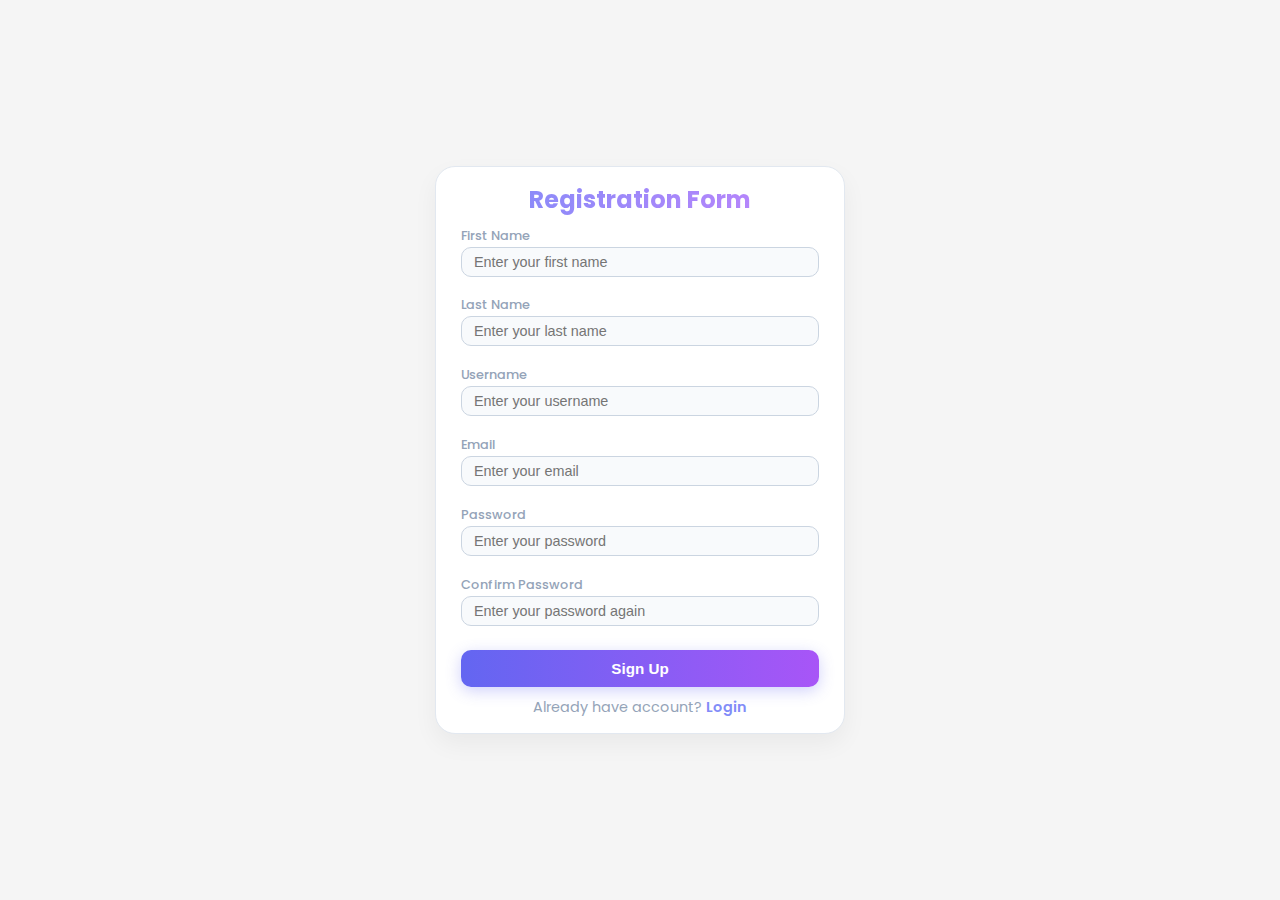
<file: Index.html>
<html lang="en">

<head>
    <meta charset="UTF-8">
    <meta http-equiv="X-UA-Compatible" content="IE=edge">
    <meta name="viewport" content="width=device-width, initial-scale=1.0">
    <title>Form Validation</title>
    <link rel="preconnect" href="https://fonts.googleapis.com">
    <link rel="preconnect" href="https://fonts.gstatic.com" crossorigin>
    <link href="https://fonts.googleapis.com/css2?family=Poppins:wght@400;700&display=swap" rel="stylesheet">
    <link rel="stylesheet" href="./style.css">
    <script defer src="./script.js"></script>
</head>

<body>
    <div class="container">
        <form id="form" action="/">
            <h1>Registration Form</h1>
            <div class="input-control">
                <label for="firstname">First Name</label>
                <input id="firstname" name="firstname" type="text" placeholder="Enter your first name">
                <div class="error"></div>
            </div>
            <div class="input-control">
                <label for="lastname">Last Name</label>
                <input id="lastname" name="lastname" type="text" placeholder="Enter your last name">
                <div class="error"></div>
            </div>
            <div class="input-control">
                <label for="username">Username</label>
                <input id="username" name="username" type="text" placeholder="Enter your username">
                <div class="error"></div>
            </div>
            <div class="input-control">
                <label for="email">Email</label>
                <input id="email" name="email" type="text" placeholder="Enter your email">
                <div class="error"></div>
            </div>
            <div class="input-control">
                <label for="password">Password</label>
                <input id="password" name="password" type="password"placeholder="Enter your password">
                <div class="error"></div>
            </div>
            <div class="input-control">
                <label for="password2">Confirm Password</label>
                <input id="password2" name="password2" type="password"placeholder="Enter your password again">
                <div class="error"></div>
            </div>
            <button type="submit">Sign Up</button>
            <p style="text-align:center; margin-top:10px;">
                Already have account? <a href="loging.html">Login</a>
            </p>
        </form>
    </div>
</body>

</html>
</file>
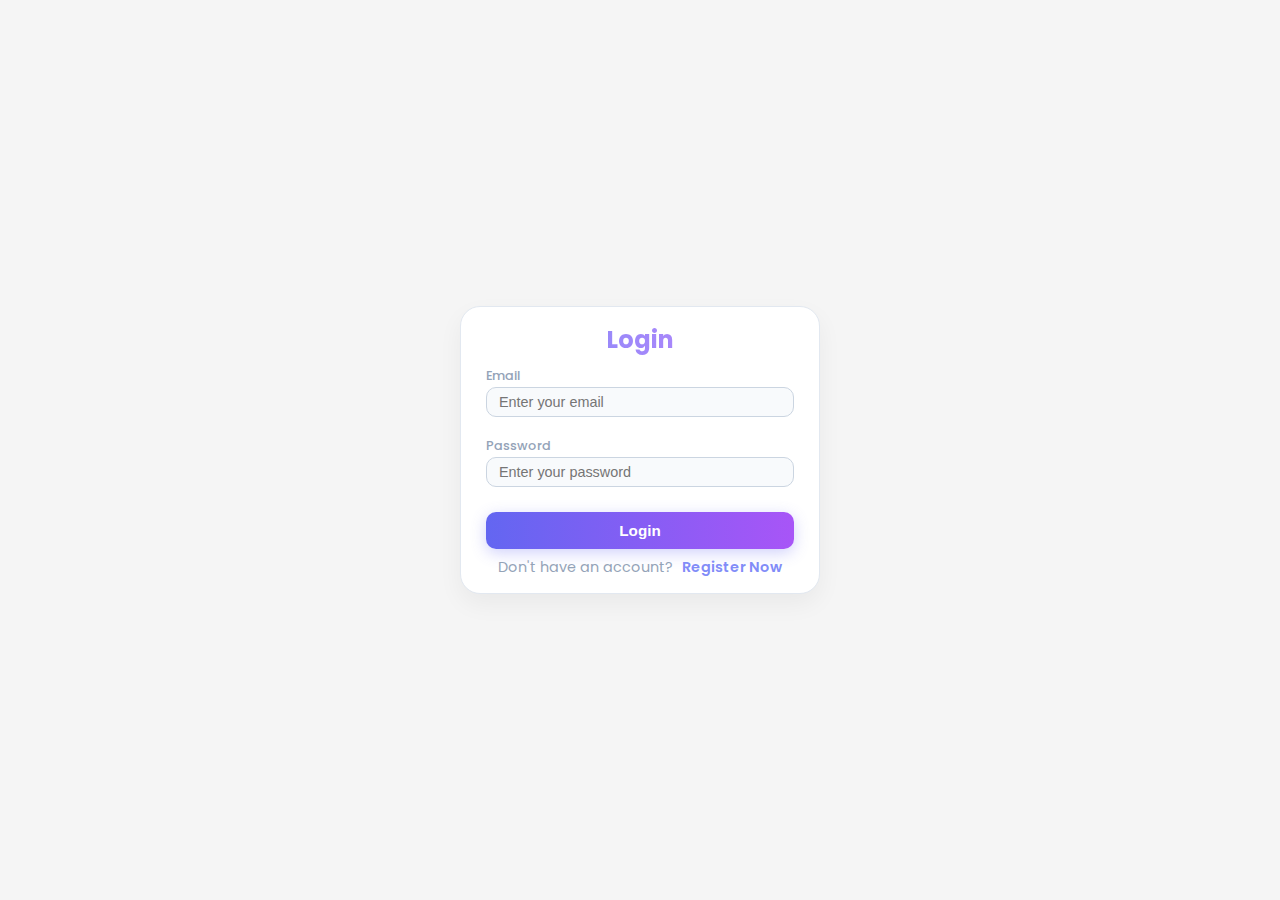
<file: loging.html>
<!DOCTYPE html>
<html lang="en">

<head>
    <meta charset="UTF-8">
    <meta http-equiv="X-UA-Compatible" content="IE=edge">
    <meta name="viewport" content="width=device-width, initial-scale=1.0">
    <title>Login</title>

    <link rel="preconnect" href="https://fonts.googleapis.com">
    <link rel="preconnect" href="https://fonts.gstatic.com" crossorigin>
    <link href="https://fonts.googleapis.com/css2?family=Poppins:wght@400;700&display=swap" rel="stylesheet">

    <link rel="stylesheet" href="./Loging.css">
    <script defer src="./loging.js"></script>
</head>

<body>

    <div class="container">
        <form id="loginForm">
            <h1>Login</h1>

            <div class="input-control">
                <label for="email">Email</label>
                <input id="email" type="text" placeholder="Enter your email">
                <div class="error"></div>
            </div>

            <div class="input-control">
                <label for="password">Password </label>
                <input id="password" type="password" placeholder="Enter your password">
                <div class="error"></div>
            </div>

            <button type="submit">Login</button>
            <div class="register-link">
                Don't have an account? <a href="index.html">Register Now</a>
            </div>
        </form>
    </div>

</body>

</html>
</file>
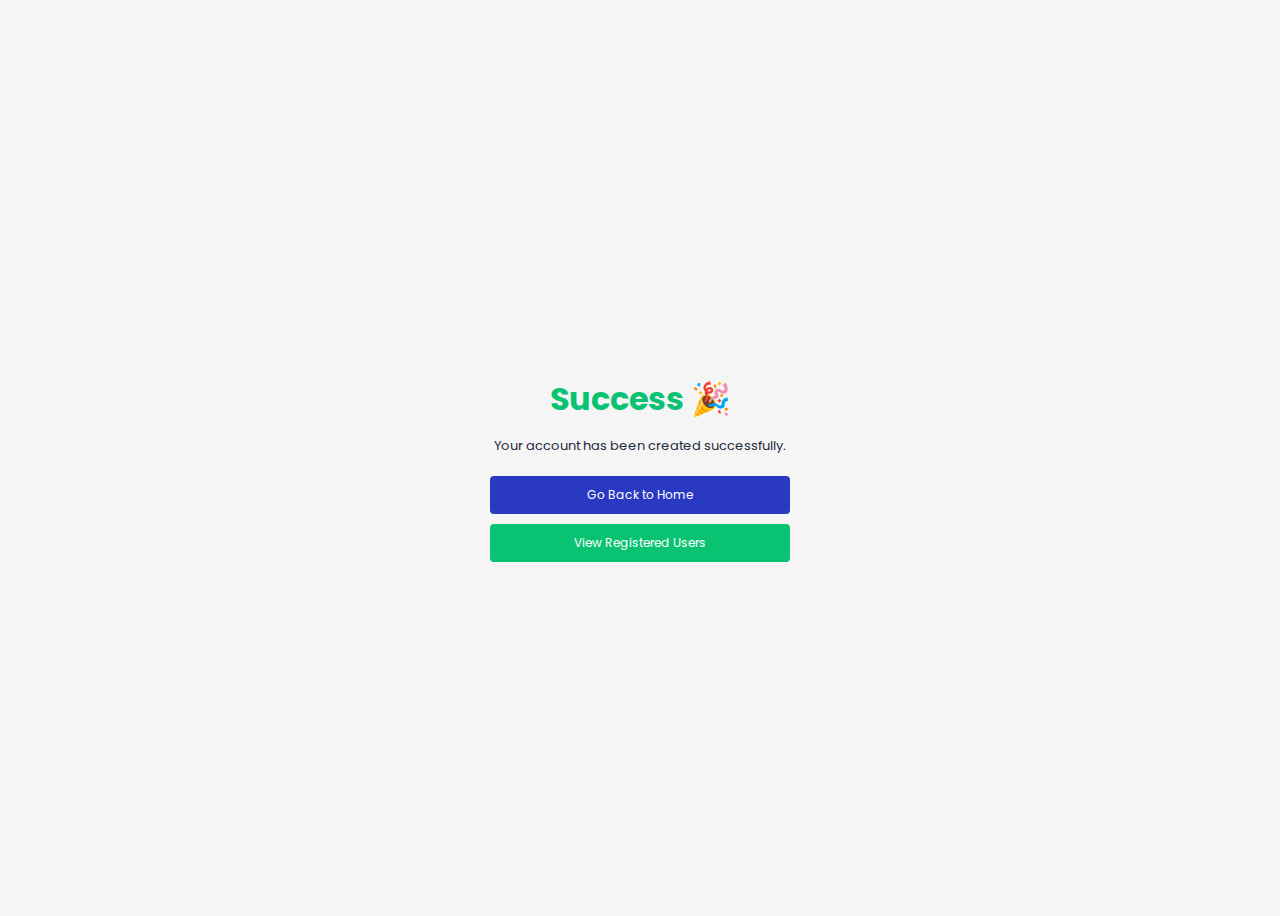
<file: success.html>
<!DOCTYPE html>
<html lang="en">

<head>
    <meta charset="UTF-8">
    <meta http-equiv="X-UA-Compatible" content="IE=edge">
    <meta name="viewport" content="width=device-width, initial-scale=1.0">
    <title>Registration Successful</title>
    <link rel="preconnect" href="https://fonts.googleapis.com">
    <link rel="preconnect" href="https://fonts.gstatic.com" crossorigin>
    <link href="https://fonts.googleapis.com/css2?family=Poppins:wght@400;700&display=swap" rel="stylesheet">
    <style>
        body {
            background: #f5f5f5;
            font-family: 'Poppins', sans-serif;
            display: flex;
            justify-content: center;
            align-items: center;
            height: 100vh;
            color: #1e293b;
        }

        .success-box {
            background: whitesmoke;
            padding: 30px;
            border-radius: 6px;
            text-align: center;
            width: 300px;
        }

        .success-box h1 {
            color: #09c372;
            margin-bottom: 10px;
        }

        .success-box p {
            font-size: 13px;
            margin-bottom: 20px;
        }

        .success-box a {
            display: inline-block;
            padding: 10px;
            background-color: rgb(41, 57, 194);
            color: white;
            text-decoration: none;
            border-radius: 4px;
            font-size: 12px;
        }
    </style>
</head>

<body>
    <div class="success-box">
        <h1>Success 🎉</h1>
        <p>Your account has been created successfully.</p>
        <div style="display: flex; flex-direction: column; gap: 10px;">
            <a href="index.html">Go Back to Home</a>
            <a href="users.html" style="background-color: #09c372;">View Registered Users</a>
        </div>
    </div>
</body>

</html>
</file>
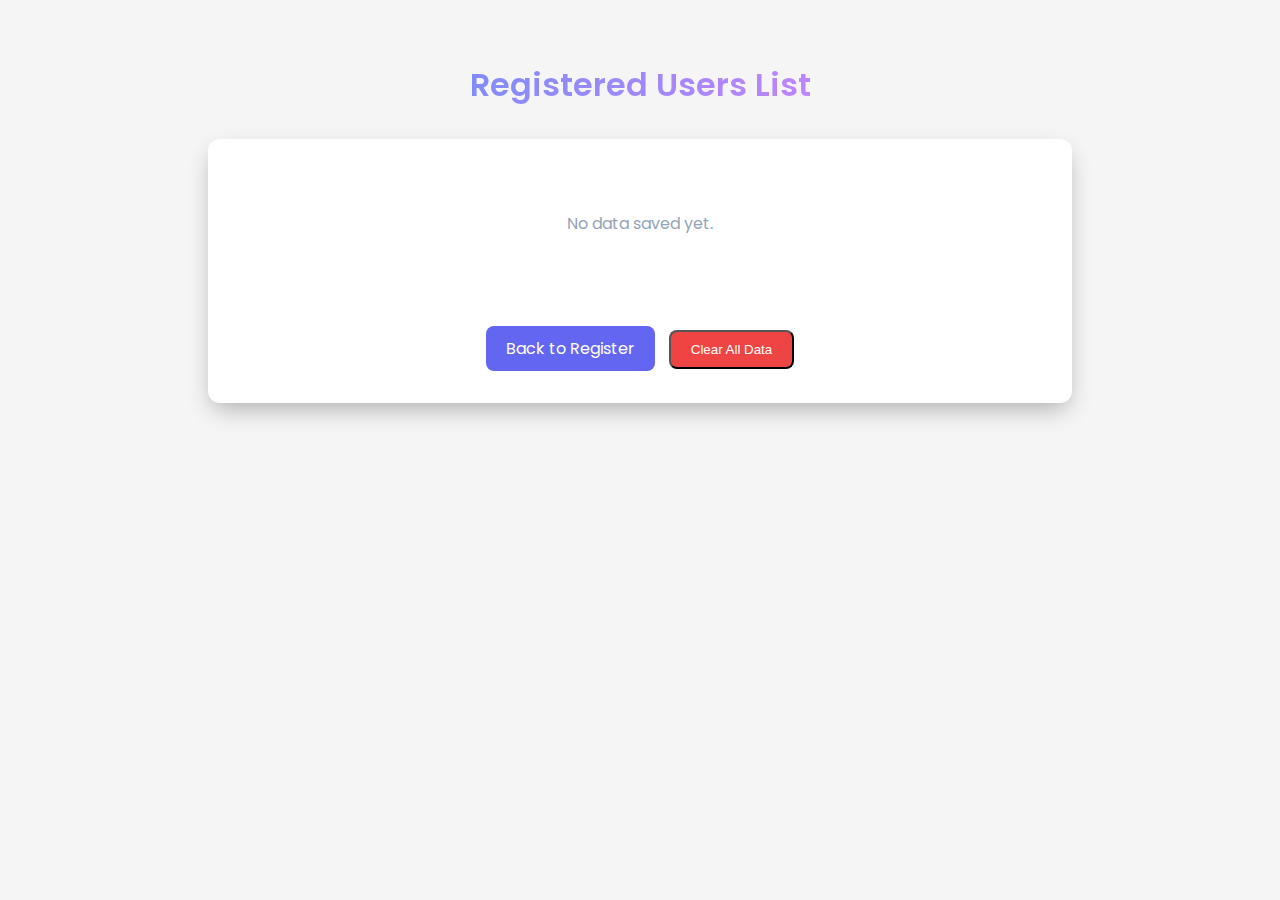
<file: users.html>
<!DOCTYPE html>
<html lang="en">

<head>
    <meta charset="UTF-8">
    <meta name="viewport" content="width=device-width, initial-scale=1.0">
    <title>Registered Users - Xogta Dadka Is Diiwaan Galiyay</title>
    <link href="https://fonts.googleapis.com/css2?family=Poppins:wght@300;400;600&display=swap" rel="stylesheet">
    <style>
        :root {
            --primary: #6366f1;
            --bg: #f5f5f5;
            --card-bg: #ffffff;
            --text: #1e293b;
        }

        body {
            font-family: 'Poppins', sans-serif;
            background-color: var(--bg);
            color: var(--text);
            margin: 0;
            padding: 40px 20px;
            display: flex;
            flex-direction: column;
            align-items: center;
        }

        h1 {
            font-weight: 600;
            margin-bottom: 30px;
            background: linear-gradient(to right, #818cf8, #c084fc);
            -webkit-background-clip: text;
            background-clip: text;
            -webkit-text-fill-color: transparent;
        }

        .container {
            width: 100%;
            max-width: 800px;
            background: var(--card-bg);
            padding: 2rem;
            border-radius: 12px;
            box-shadow: 0 10px 25px -5px rgba(0, 0, 0, 0.3);
        }

        table {
            width: 100%;
            border-collapse: collapse;
            margin-top: 20px;
        }

        th,
        td {
            text-align: left;
            padding: 12px 15px;
            border-bottom: 1px solid #e2e8f0;
        }

        th {
            background-color: #f8fafc;
            color: #64748b;
            font-size: 0.8rem;
            text-transform: uppercase;
            letter-spacing: 1px;
        }

        tr:hover {
            background-color: #f1f5f9;
        }

        .no-data {
            text-align: center;
            padding: 40px;
            color: #94a3b8;
        }

        .btn {
            display: inline-block;
            margin-top: 20px;
            padding: 10px 20px;
            background: var(--primary);
            color: white;
            text-decoration: none;
            border-radius: 8px;
            transition: all 0.3s;
        }

        .btn:hover {
            opacity: 0.9;
            transform: translateY(-2px);
        }

        .clear-btn {
            background: #ef4444;
            margin-left: 10px;
        }
    </style>
</head>

<body>

    <h1>Registered Users List</h1>

    <div class="container">
        <table id="userTable">
            <thead>
                <tr>
                    <th>First Name</th>
                    <th>Last Name</th>
                    <th>Username</th>
                    <th>Email</th>
                    <th>Date</th>
                </tr>
            </thead>
            <tbody id="userList">
                <!-- Data will be injected here -->
            </tbody>
        </table>
        <div id="emptyMessage" class="no-data" style="display:none;">
            No data saved yet.
        </div>

        <div style="margin-top: 30px; text-align: center;">
            <a href="index.html" class="btn">Back to Register</a>
            <button onclick="clearData()" class="btn clear-btn">Clear All Data</button>
        </div>
    </div>

    <script>
        function loadUsers() {
            const users = JSON.parse(localStorage.getItem('registeredUsers')) || [];
            const userList = document.getElementById('userList');
            const emptyMessage = document.getElementById('emptyMessage');
            const userTable = document.getElementById('userTable');

            if (users.length === 0) {
                userTable.style.display = 'none';
                emptyMessage.style.display = 'block';
                return;
            }

            userList.innerHTML = '';
            users.forEach(user => {
                const row = document.createElement('tr');
                row.innerHTML = `
                    <td>${user.firstname || '-'}</td>
                    <td>${user.lastname || '-'}</td>
                    <td>${user.username}</td>
                    <td>${user.email}</td>
                    <td>${new Date().toLocaleDateString()}</td>
                `;
                userList.appendChild(row);
            });
        }

        function clearData() {
            if (confirm('Are you sure you want to clear all data?')) {
                localStorage.removeItem('registeredUsers');
                loadUsers();
            }
        }

        // Load data on page load
        loadUsers();
    </script>
</body>

</html>
</file>
<file: style.css>
* {
    margin: 0;
    padding: 0;
    box-sizing: border-box;
}

body {
    background: #f5f5f5;
    font-family: 'Poppins', sans-serif;
    min-height: 100vh;
    display: flex;
    justify-content: center;
    align-items: center;
    color: #1e293b;
}

.container {
    width: 100%;
    max-width: 450px;
    padding: 20px;
}

#form {
    background: #ffffff;
    border: 1px solid #e2e8f0;
    padding: 15px 25px;
    border-radius: 20px;
    box-shadow: 0 10px 25px rgba(0, 0, 0, 0.05);
    transition: transform 0.3s ease;
}

#form:hover {
    transform: translateY(-5px);
}

#form h1 {
    text-align: center;
    font-size: 1.5rem;
    font-weight: 700;
    margin-bottom: 10px;
    background: linear-gradient(to right, #818cf8, #c084fc);
    -webkit-background-clip: text;
    background-clip: text;
    -webkit-text-fill-color: transparent;
}

.input-control {
    margin-bottom: 5px;
    display: flex;
    flex-direction: column;
}

.input-control label {
    margin-bottom: 2px;
    font-size: 0.8rem;
    font-weight: 500;
    color: #94a3b8;
}

.input-control input {
    background: #f8fafc;
    border: 1px solid #cbd5e1;
    border-radius: 10px;
    padding: 6px 12px;
    font-size: 0.9rem;
    width: 100%;
    transition: all 0.3s ease;
}

.input-control input:focus {
    outline: none;
    border-color: #6366f1;
    box-shadow: 0 0 0 4px rgba(99, 102, 241, 0.1);
}

.input-control.error input {
    border-color: #ef4444;
}

.input-control.success input {
    border-color: #10b981;
}

.input-control .error {
    color: #ef4444;
    font-size: 0.7rem;
    margin-top: 2px;
    min-height: 0.8rem;
}

button {
    width: 100%;
    padding: 10px;
    background: linear-gradient(to right, #6366f1, #a855f7);
    border: none;
    border-radius: 10px;
    color: white;
    font-size: 0.95rem;
    font-weight: 600;
    cursor: pointer;
    transition: all 0.3s ease;
    margin-top: 5px;
    box-shadow: 0 4px 15px rgba(99, 102, 241, 0.3);
}

button:hover {
    transform: scale(1.02);
    box-shadow: 0 6px 20px rgba(99, 102, 241, 0.4);
    opacity: 0.95;
}

p {
    text-align: center;
    margin-top: 8px;
    font-size: 0.9rem;
    color: #94a3b8;
}

p a {
    color: #818cf8;
    text-decoration: none;
    font-weight: 600;
    transition: color 0.3s;
}

p a:hover {
    color: #c084fc;
    text-decoration: underline;
}
</file>
<file: Loging.css>
* {
    margin: 0;
    padding: 0;
    box-sizing: border-box;
}

body {
    background: #f5f5f5;
    font-family: 'Poppins', sans-serif;
    min-height: 100vh;
    display: flex;
    justify-content: center;
    align-items: center;
    color: #1e293b;
}

.container {
    width: 100%;
    max-width: 400px;
    padding: 20px;
}

#loginForm {
    background: #ffffff;
    border: 1px solid #e2e8f0;
    padding: 15px 25px;
    border-radius: 20px;
    box-shadow: 0 10px 25px rgba(0, 0, 0, 0.05);
    transition: transform 0.3s ease;
}

#loginForm:hover {
    transform: translateY(-5px);
}

#loginForm h1 {
    text-align: center;
    font-size: 1.5rem;
    font-weight: 700;
    margin-bottom: 10px;
    background: linear-gradient(to right, #818cf8, #c084fc);
    -webkit-background-clip: text;
    background-clip: text;
    -webkit-text-fill-color: transparent;
}

.input-control {
    margin-bottom: 5px;
    display: flex;
    flex-direction: column;
}

.input-control label {
    margin-bottom: 2px;
    font-size: 0.8rem;
    font-weight: 500;
    color: #94a3b8;
}

.input-control input {
    background: #f8fafc;
    border: 1px solid #cbd5e1;
    border-radius: 10px;
    padding: 6px 12px;
    color: #1e293b;
    font-size: 0.9rem;
    transition: all 0.3s ease;
}

.input-control input:focus {
    outline: none;
    border-color: #6366f1;
    box-shadow: 0 0 0 4px rgba(99, 102, 241, 0.1);
}

.input-control.error input {
    border-color: #ef4444;
}

.input-control .error {
    color: #ef4444;
    font-size: 0.75rem;
    margin-top: 2px;
    min-height: 0.8rem;
}

button[type="submit"] {
    width: 100%;
    padding: 10px;
    background: linear-gradient(to right, #6366f1, #a855f7);
    border: none;
    border-radius: 10px;
    color: white;
    font-size: 0.95rem;
    font-weight: 600;
    cursor: pointer;
    transition: all 0.3s ease;
    margin-top: 5px;
    box-shadow: 0 4px 15px rgba(99, 102, 241, 0.3);
}

button[type="submit"]:hover {
    transform: scale(1.02);
    box-shadow: 0 6px 20px rgba(99, 102, 241, 0.4);
    opacity: 0.95;
}

.register-link {
    text-align: center;
    margin-top: 8px;
    font-size: 0.9rem;
    color: #94a3b8;
}

.register-link a {
    color: #818cf8;
    text-decoration: none;
    font-weight: 600;
    margin-left: 5px;
    transition: color 0.3s;
}

.register-link a:hover {
    color: #c084fc;
    text-decoration: underline;
}

/* Success styling */
.input-control.success input {
    border-color: #10b981;
}
</file>
